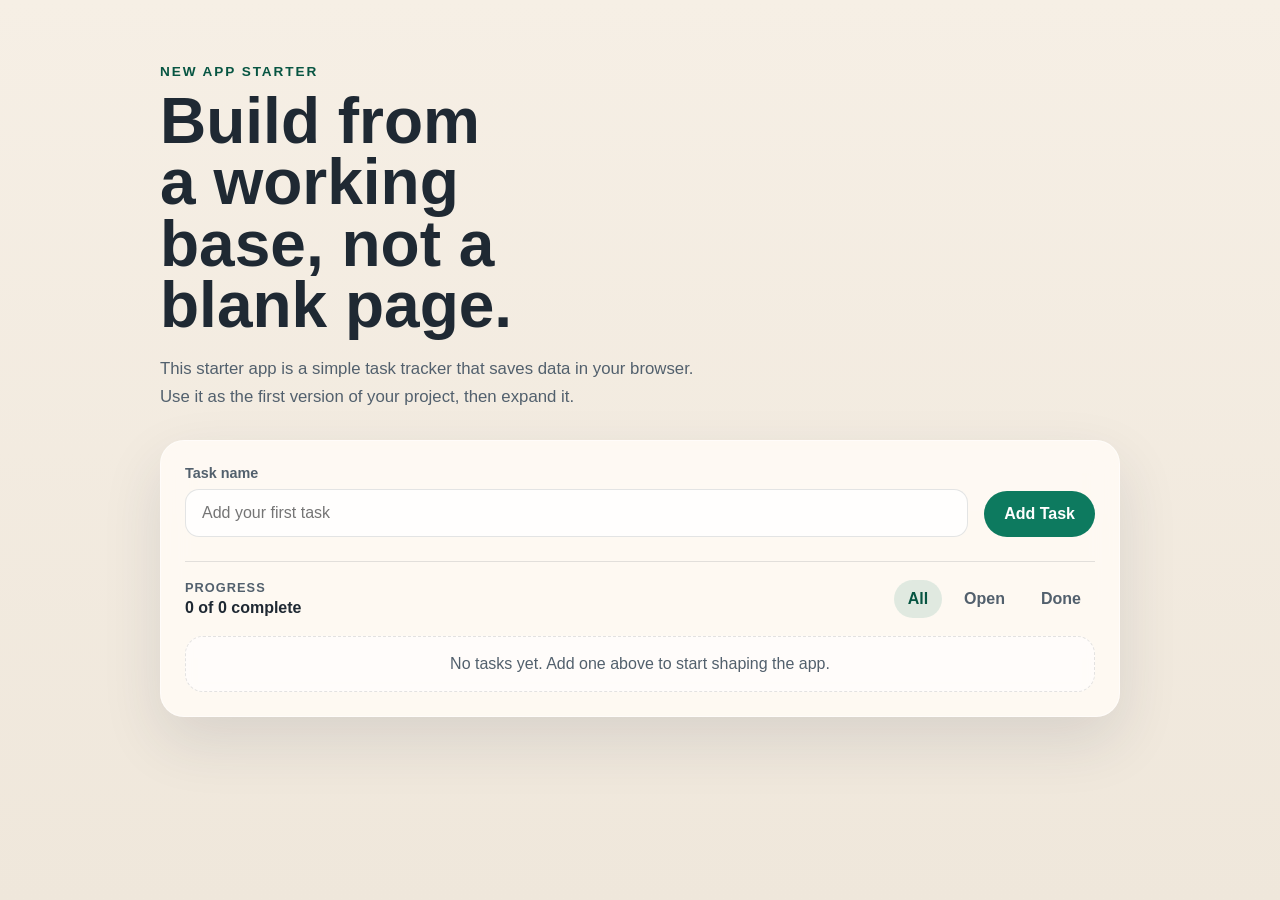
<file: starter-web-app/index.html>
<!doctype html>
<html lang="en">
  <head>
    <meta charset="UTF-8" />
    <meta name="viewport" content="width=device-width, initial-scale=1.0" />
    <title>Starter Web App</title>
    <link rel="stylesheet" href="./styles.css" />
  </head>
  <body>
    <main class="app-shell">
      <section class="hero">
        <p class="eyebrow">New App Starter</p>
        <h1>Build from a working base, not a blank page.</h1>
        <p class="hero-copy">
          This starter app is a simple task tracker that saves data in your
          browser. Use it as the first version of your project, then expand it.
        </p>
      </section>

      <section class="panel">
        <form id="task-form" class="task-form">
          <label class="field">
            <span>Task name</span>
            <input
              id="task-input"
              name="task"
              type="text"
              maxlength="80"
              placeholder="Add your first task"
              autocomplete="off"
              required
            />
          </label>
          <button type="submit" class="primary-button">Add Task</button>
        </form>

        <div class="toolbar">
          <div class="status-block">
            <span class="status-label">Progress</span>
            <strong id="progress-label">0 of 0 complete</strong>
          </div>

          <div class="filter-group" aria-label="Task filters">
            <button type="button" class="filter-button is-active" data-filter="all">
              All
            </button>
            <button type="button" class="filter-button" data-filter="open">
              Open
            </button>
            <button type="button" class="filter-button" data-filter="done">
              Done
            </button>
          </div>
        </div>

        <ul id="task-list" class="task-list" aria-live="polite"></ul>
      </section>
    </main>

    <template id="task-template">
      <li class="task-item">
        <label class="task-check">
          <input type="checkbox" />
          <span class="task-title"></span>
        </label>
        <button type="button" class="delete-button" aria-label="Delete task">
          Delete
        </button>
      </li>
    </template>

    <script src="./app.js"></script>
  </body>
</html>
</file>
<file: starter-web-app/styles.css>
:root {
  color-scheme: light;
  --page-bg: linear-gradient(180deg, #f6efe5 0%, #efe7db 100%);
  --panel-bg: rgba(255, 251, 245, 0.88);
  --ink: #1f2933;
  --muted: #52606d;
  --line: rgba(31, 41, 51, 0.12);
  --accent: #0d7a5f;
  --accent-strong: #075542;
  --accent-soft: rgba(13, 122, 95, 0.12);
  --shadow: 0 24px 60px rgba(38, 51, 77, 0.12);
}

* {
  box-sizing: border-box;
}

body {
  margin: 0;
  min-height: 100vh;
  font-family: "Segoe UI", Tahoma, Geneva, Verdana, sans-serif;
  color: var(--ink);
  background: var(--page-bg);
}

button,
input {
  font: inherit;
}

.app-shell {
  width: min(960px, calc(100vw - 32px));
  margin: 0 auto;
  padding: 64px 0;
}

.hero {
  margin-bottom: 28px;
}

.eyebrow {
  margin: 0 0 12px;
  font-size: 0.85rem;
  font-weight: 700;
  letter-spacing: 0.14em;
  text-transform: uppercase;
  color: var(--accent-strong);
}

.hero h1 {
  margin: 0;
  max-width: 10ch;
  font-size: clamp(2.4rem, 5vw, 4.8rem);
  line-height: 0.96;
}

.hero-copy {
  max-width: 60ch;
  margin: 18px 0 0;
  color: var(--muted);
  font-size: 1.05rem;
  line-height: 1.7;
}

.panel {
  padding: 24px;
  border: 1px solid rgba(255, 255, 255, 0.55);
  border-radius: 24px;
  background: var(--panel-bg);
  box-shadow: var(--shadow);
  backdrop-filter: blur(14px);
}

.task-form {
  display: grid;
  grid-template-columns: minmax(0, 1fr) auto;
  gap: 16px;
  align-items: end;
}

.field {
  display: grid;
  gap: 8px;
}

.field span {
  font-size: 0.9rem;
  font-weight: 600;
  color: var(--muted);
}

.field input {
  width: 100%;
  padding: 14px 16px;
  border: 1px solid var(--line);
  border-radius: 14px;
  background: rgba(255, 255, 255, 0.8);
  outline: none;
}

.field input:focus {
  border-color: rgba(13, 122, 95, 0.45);
  box-shadow: 0 0 0 4px rgba(13, 122, 95, 0.14);
}

.primary-button,
.filter-button,
.delete-button {
  border: 0;
  border-radius: 999px;
  cursor: pointer;
  transition: transform 140ms ease, background-color 140ms ease, color 140ms ease;
}

.primary-button:hover,
.filter-button:hover,
.delete-button:hover {
  transform: translateY(-1px);
}

.primary-button {
  padding: 14px 20px;
  background: var(--accent);
  color: #fff;
  font-weight: 700;
}

.primary-button:hover {
  background: var(--accent-strong);
}

.toolbar {
  display: flex;
  justify-content: space-between;
  gap: 16px;
  align-items: center;
  margin: 24px 0 18px;
  padding-top: 18px;
  border-top: 1px solid var(--line);
}

.status-block {
  display: grid;
  gap: 4px;
}

.status-label {
  font-size: 0.8rem;
  font-weight: 700;
  letter-spacing: 0.08em;
  text-transform: uppercase;
  color: var(--muted);
}

.filter-group {
  display: inline-flex;
  gap: 8px;
  flex-wrap: wrap;
}

.filter-button {
  padding: 10px 14px;
  background: transparent;
  color: var(--muted);
  font-weight: 600;
}

.filter-button.is-active {
  background: var(--accent-soft);
  color: var(--accent-strong);
}

.task-list {
  margin: 0;
  padding: 0;
  list-style: none;
  display: grid;
  gap: 12px;
}

.task-item {
  display: flex;
  justify-content: space-between;
  gap: 12px;
  align-items: center;
  padding: 14px 16px;
  border: 1px solid var(--line);
  border-radius: 18px;
  background: rgba(255, 255, 255, 0.72);
}

.task-check {
  display: flex;
  align-items: center;
  gap: 12px;
  min-width: 0;
}

.task-check input {
  width: 18px;
  height: 18px;
  accent-color: var(--accent);
}

.task-title {
  overflow-wrap: anywhere;
}

.task-item.is-done .task-title {
  text-decoration: line-through;
  color: var(--muted);
}

.delete-button {
  padding: 10px 14px;
  background: rgba(31, 41, 51, 0.06);
  color: var(--ink);
}

.task-list:empty::before {
  content: "No tasks yet. Add one above to start shaping the app.";
  display: block;
  padding: 18px;
  border: 1px dashed var(--line);
  border-radius: 18px;
  color: var(--muted);
  text-align: center;
  background: rgba(255, 255, 255, 0.55);
}

@media (max-width: 720px) {
  .app-shell {
    padding: 32px 0;
  }

  .panel {
    padding: 18px;
  }

  .task-form {
    grid-template-columns: 1fr;
  }

  .toolbar,
  .task-item {
    flex-direction: column;
    align-items: stretch;
  }
}
</file>
